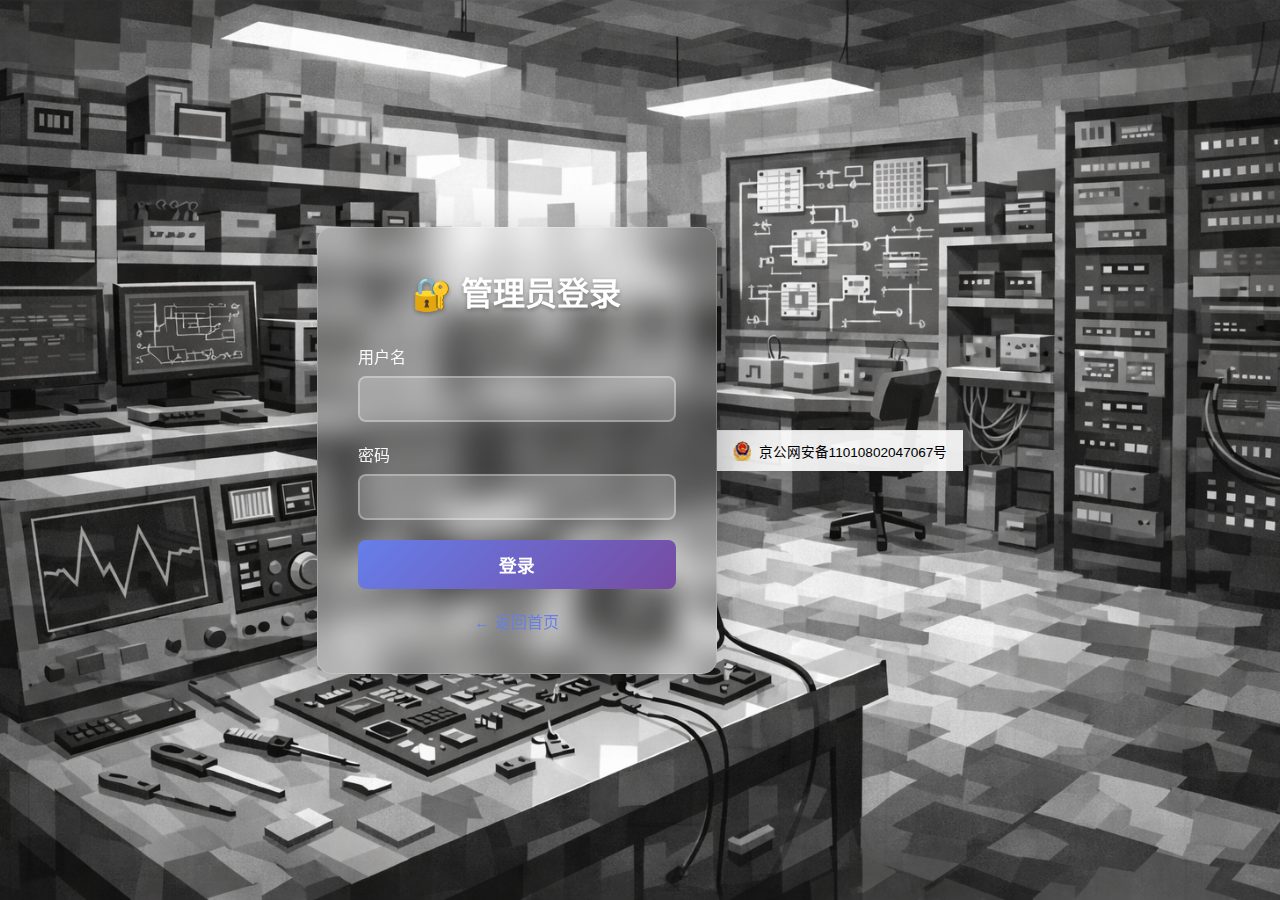
<file: static/admin_login.html>
<!DOCTYPE html>
<html lang="zh-CN">
<head>
    <meta charset="UTF-8">
    <meta name="viewport" content="width=device-width, initial-scale=1.0">
    <title>管理员登录</title>
    <style>
        * {
            margin: 0;
            padding: 0;
            box-sizing: border-box;
        }
        body {
            font-family: 'Segoe UI', sans-serif;
            background: url('/static/images/lab.png') no-repeat center center fixed;
            background-size: cover;
            min-height: 100vh;
            display: flex;
            justify-content: center;
            align-items: center;
        }

        .login-container {
            background: rgba(255, 255, 255, 0.15);
            backdrop-filter: blur(15px);
            -webkit-backdrop-filter: blur(15px);
            border: 1px solid rgba(255, 255, 255, 0.2);
            border-radius: 15px;
            padding: 40px;
            box-shadow: 0 20px 60px rgba(0, 0, 0, 0.3);
            width: 400px;
            max-width: 90%;
        }

        h1 {
            text-align: center;
            color: white;
            margin-bottom: 30px;
            font-size: 2em;
            text-shadow: 0 2px 4px rgba(0, 0, 0, 0.3);
        }

        .form-group {
            margin-bottom: 20px;
        }

        label {
            display: block;
            color: rgba(255, 255, 255, 0.95);
            margin-bottom: 8px;
            font-weight: 500;
        }

        input {
            width: 100%;
            padding: 12px;
            border: 2px solid rgba(255, 255, 255, 0.3);
            background: rgba(255, 255, 255, 0.2);
            color: white;
            border-radius: 8px;
            font-size: 1em;
            transition: all 0.3s;
        }

        input::placeholder {
            color: rgba(255, 255, 255, 0.6);
        }

        input:focus {
            outline: none;
            border-color: rgba(255, 255, 255, 0.6);
            background: rgba(255, 255, 255, 0.25);
        }

        .btn {
            width: 100%;
            padding: 12px;
            background: linear-gradient(135deg, #667eea 0%, #764ba2 100%);
            color: white;
            border: none;
            border-radius: 8px;
            font-size: 1.1em;
            font-weight: bold;
            cursor: pointer;
            transition: transform 0.3s;
        }

        .btn:hover {
            transform: translateY(-2px);
        }

        .error {
            color: #ff6b6b;
            background: rgba(255, 107, 107, 0.2);
            backdrop-filter: blur(10px);
            border: 1px solid rgba(255, 107, 107, 0.4);
            padding: 10px;
            border-radius: 5px;
            margin-bottom: 15px;
            display: none;
        }

        .back-link {
            text-align: center;
            margin-top: 20px;
        }

        .back-link a {
            color: #667eea;
            text-decoration: none;
        }

        .back-link a:hover {
            text-decoration: underline;
        }
    </style>
    <style>
        /* beian footer */
        .beian-footer{display:flex;align-items:center;justify-content:space-between;padding:10px 16px;background:rgba(255,255,255,0.9);border-top:1px solid rgba(0,0,0,0.06);font-size:0.85rem;color:var(--text-color)}
        body.dark-mode .beian-footer{background:rgba(10,10,12,0.6);border-color:rgba(255,255,255,0.08)}
        .beian-footer .left{display:flex;align-items:center;gap:8px}
        .beian-footer img{height:20px;display:inline-block}
        .beian-footer a{color:inherit;text-decoration:none}
    </style>
</head>
<body>
    <div class="login-container">
        <h1>🔐 管理员登录</h1>
        <div id="error" class="error"></div>
        <form id="loginForm">
            <div class="form-group">
                <label for="username">用户名</label>
                <input type="text" id="username" name="username" required>
            </div>
            <div class="form-group">
                <label for="password">密码</label>
                <input type="password" id="password" name="password" required>
            </div>
            <button type="submit" class="btn">登录</button>
        </form>
        <div class="back-link">
            <a href="/">← 返回首页</a>
        </div>
    </div>

    <script>
        const form = document.getElementById('loginForm');
        const errorDiv = document.getElementById('error');

        form.addEventListener('submit', async (e) => {
            e.preventDefault();
            
            const username = document.getElementById('username').value;
            const password = document.getElementById('password').value;
            
            try {
                const response = await fetch('/api/admin/login', {
                    method: 'POST',
                    headers: {
                        'Content-Type': 'application/json'
                    },
                    body: JSON.stringify({ username, password })
                });
                
                const data = await response.json();
                
                if (response.ok) {
                    // 登录成功，跳转到管理页面
                    window.location.href = '/admin_panel.html';
                } else {
                    // 显示错误
                    errorDiv.textContent = data.error || '登录失败';
                    errorDiv.style.display = 'block';
                }
            } catch (error) {
                errorDiv.textContent = '网络错误: ' + error.message;
                errorDiv.style.display = 'block';
            }
        });
    </script>
    </script>
    <footer class="beian-footer" style="justify-content:center;">
        <a href="https://beian.mps.gov.cn/#/query/webSearch?code=11010802047067" rel="noreferrer" target="_blank" style="display:inline-flex;align-items:center;gap:8px;color:inherit;text-decoration:none">
            <img src="/static/images/police.png" alt="police" style="height:20px;display:inline-block">
            <span>京公网安备11010802047067号</span>
        </a>
    </footer>
    </body>
</html>
</file>
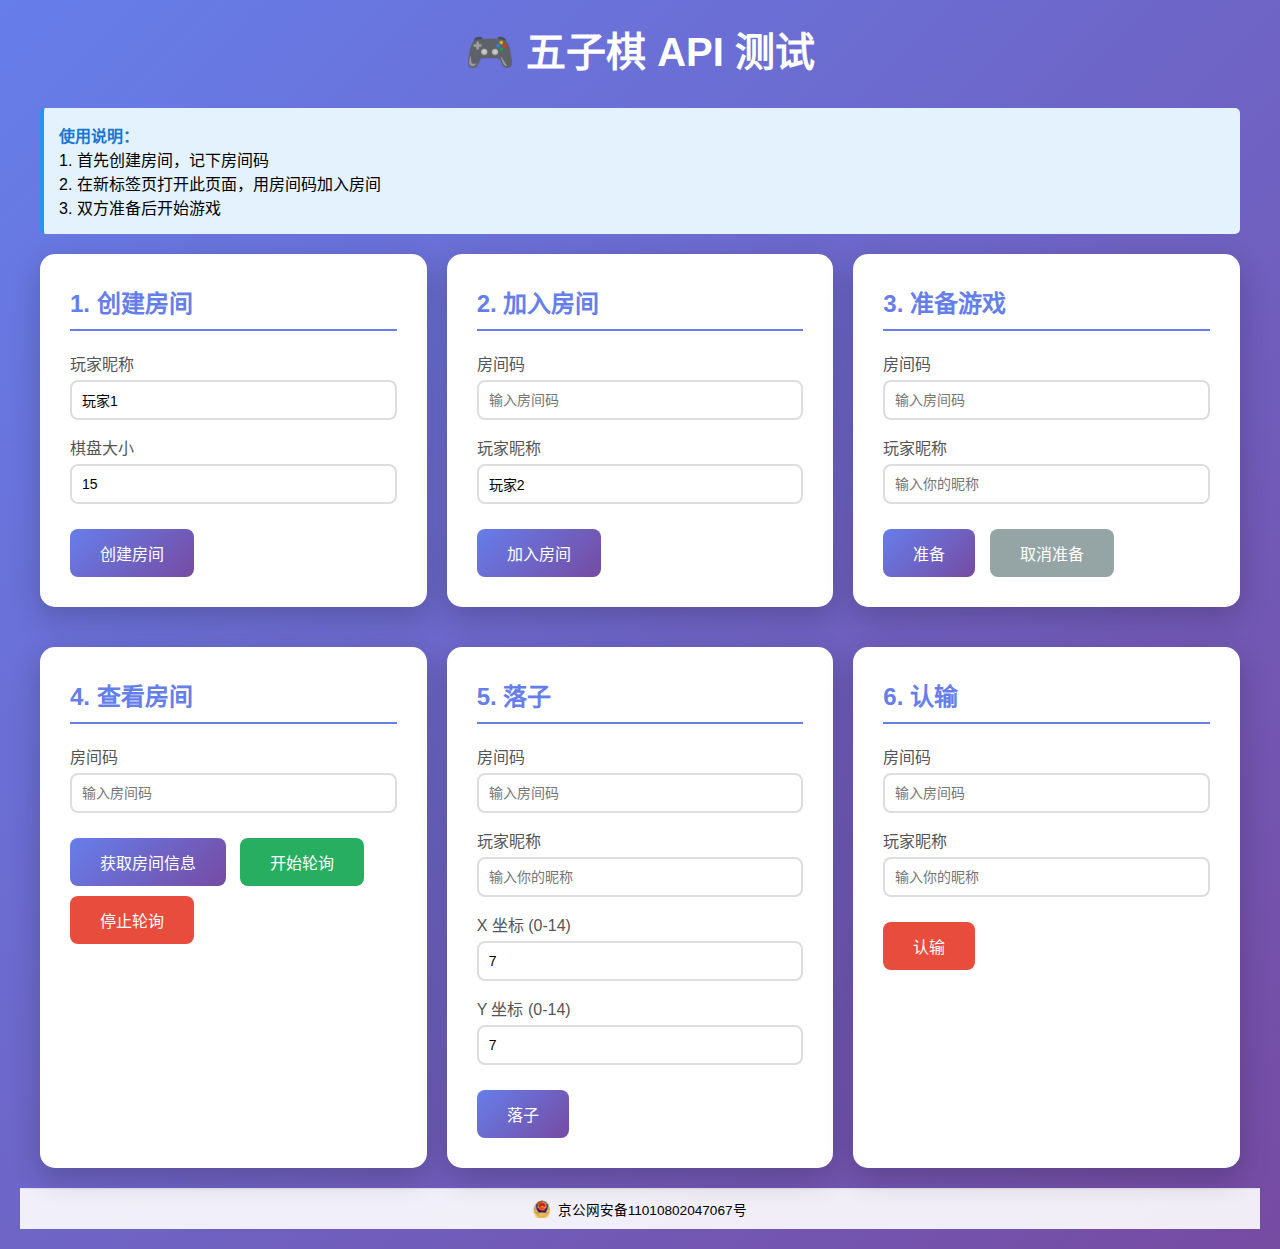
<file: static/gomoku_test.html>
<!DOCTYPE html>
<html lang="zh-CN">
<head>
    <meta charset="UTF-8">
    <meta name="viewport" content="width=device-width, initial-scale=1.0">
    <title>五子棋 - API 测试</title>
    <style>
        * {
            margin: 0;
            padding: 0;
            box-sizing: border-box;
        }

        body {
            font-family: -apple-system, BlinkMacSystemFont, 'Segoe UI', Arial, sans-serif;
            background: linear-gradient(135deg, #667eea 0%, #764ba2 100%);
            min-height: 100vh;
            padding: 20px;
        }

        .container {
            max-width: 1200px;
            margin: 0 auto;
        }

        h1 {
            color: white;
            text-align: center;
            margin-bottom: 30px;
            font-size: 2.5em;
        }

        .card {
            background: white;
            border-radius: 15px;
            padding: 30px;
            margin-bottom: 20px;
            box-shadow: 0 10px 30px rgba(0,0,0,0.2);
        }

        h2 {
            color: #667eea;
            margin-bottom: 20px;
            border-bottom: 2px solid #667eea;
            padding-bottom: 10px;
        }

        .form-group {
            margin-bottom: 15px;
        }

        label {
            display: block;
            margin-bottom: 5px;
            color: #555;
            font-weight: 500;
        }

        input[type="text"],
        input[type="number"] {
            width: 100%;
            padding: 10px;
            border: 2px solid #ddd;
            border-radius: 8px;
            font-size: 14px;
            transition: border-color 0.3s;
        }

        input[type="text"]:focus,
        input[type="number"]:focus {
            outline: none;
            border-color: #667eea;
        }

        button {
            background: linear-gradient(135deg, #667eea 0%, #764ba2 100%);
            color: white;
            border: none;
            padding: 12px 30px;
            border-radius: 8px;
            font-size: 16px;
            cursor: pointer;
            transition: transform 0.2s, box-shadow 0.2s;
            margin-right: 10px;
            margin-top: 10px;
        }

        button:hover {
            transform: translateY(-2px);
            box-shadow: 0 5px 15px rgba(102, 126, 234, 0.4);
        }

        button:active {
            transform: translateY(0);
        }

        .response {
            background: #f5f5f5;
            border-left: 4px solid #667eea;
            padding: 15px;
            margin-top: 15px;
            border-radius: 5px;
            font-family: 'Courier New', monospace;
            font-size: 13px;
            max-height: 400px;
            overflow-y: auto;
        }

        .response pre {
            white-space: pre-wrap;
            word-wrap: break-word;
        }

        .grid {
            display: grid;
            grid-template-columns: repeat(auto-fit, minmax(300px, 1fr));
            gap: 20px;
        }

        .success {
            color: #27ae60;
        }

        .error {
            color: #e74c3c;
        }

        .info {
            background: #e3f2fd;
            border-left: 4px solid #2196f3;
            padding: 15px;
            margin-bottom: 20px;
            border-radius: 5px;
        }

        .info strong {
            color: #1976d2;
        }
    </style>
</head>
<body>
    <div class="container">
        <h1>🎮 五子棋 API 测试</h1>

        <div class="info">
            <strong>使用说明：</strong> 
            <p>1. 首先创建房间，记下房间码</p>
            <p>2. 在新标签页打开此页面，用房间码加入房间</p>
            <p>3. 双方准备后开始游戏</p>
        </div>

        <div class="grid">
            <!-- 创建房间 -->
            <div class="card">
                <h2>1. 创建房间</h2>
                <div class="form-group">
                    <label>玩家昵称</label>
                    <input type="text" id="createName" value="玩家1" placeholder="输入你的昵称">
                </div>
                <div class="form-group">
                    <label>棋盘大小</label>
                    <input type="number" id="boardSize" value="15" min="15" max="19">
                </div>
                <button onclick="createRoom()">创建房间</button>
                <div id="createResponse" class="response" style="display:none;"></div>
            </div>

            <!-- 加入房间 -->
            <div class="card">
                <h2>2. 加入房间</h2>
                <div class="form-group">
                    <label>房间码</label>
                    <input type="text" id="joinRoomCode" placeholder="输入房间码" style="text-transform: uppercase;">
                </div>
                <div class="form-group">
                    <label>玩家昵称</label>
                    <input type="text" id="joinName" value="玩家2" placeholder="输入你的昵称">
                </div>
                <button onclick="joinRoom()">加入房间</button>
                <div id="joinResponse" class="response" style="display:none;"></div>
            </div>

            <!-- 准备 -->
            <div class="card">
                <h2>3. 准备游戏</h2>
                <div class="form-group">
                    <label>房间码</label>
                    <input type="text" id="readyRoomCode" placeholder="输入房间码" style="text-transform: uppercase;">
                </div>
                <div class="form-group">
                    <label>玩家昵称</label>
                    <input type="text" id="readyName" placeholder="输入你的昵称">
                </div>
                <button onclick="setReady(true)">准备</button>
                <button onclick="setReady(false)" style="background: #95a5a6;">取消准备</button>
                <div id="readyResponse" class="response" style="display:none;"></div>
            </div>

            <!-- 获取房间信息 -->
            <div class="card">
                <h2>4. 查看房间</h2>
                <div class="form-group">
                    <label>房间码</label>
                    <input type="text" id="getRoomCode" placeholder="输入房间码" style="text-transform: uppercase;">
                </div>
                <button onclick="getRoomInfo()">获取房间信息</button>
                <button onclick="startPolling()" style="background: #27ae60;">开始轮询</button>
                <button onclick="stopPolling()" style="background: #e74c3c;">停止轮询</button>
                <div id="getRoomResponse" class="response" style="display:none;"></div>
            </div>

            <!-- 落子 -->
            <div class="card">
                <h2>5. 落子</h2>
                <div class="form-group">
                    <label>房间码</label>
                    <input type="text" id="moveRoomCode" placeholder="输入房间码" style="text-transform: uppercase;">
                </div>
                <div class="form-group">
                    <label>玩家昵称</label>
                    <input type="text" id="moveName" placeholder="输入你的昵称">
                </div>
                <div class="form-group">
                    <label>X 坐标 (0-14)</label>
                    <input type="number" id="moveX" min="0" max="14" value="7">
                </div>
                <div class="form-group">
                    <label>Y 坐标 (0-14)</label>
                    <input type="number" id="moveY" min="0" max="14" value="7">
                </div>
                <button onclick="makeMove()">落子</button>
                <div id="moveResponse" class="response" style="display:none;"></div>
            </div>

            <!-- 认输 -->
            <div class="card">
                <h2>6. 认输</h2>
                <div class="form-group">
                    <label>房间码</label>
                    <input type="text" id="surrenderRoomCode" placeholder="输入房间码" style="text-transform: uppercase;">
                </div>
                <div class="form-group">
                    <label>玩家昵称</label>
                    <input type="text" id="surrenderName" placeholder="输入你的昵称">
                </div>
                <button onclick="surrender()" style="background: #e74c3c;">认输</button>
                <div id="surrenderResponse" class="response" style="display:none;"></div>
            </div>
        </div>
    </div>

    <script>
        let pollingInterval = null;

        function showResponse(elementId, data, isError = false) {
            const el = document.getElementById(elementId);
            el.style.display = 'block';
            el.className = 'response ' + (isError ? 'error' : 'success');
            el.innerHTML = '<pre>' + JSON.stringify(data, null, 2) + '</pre>';
        }

        async function createRoom() {
            try {
                const response = await fetch('/api/gomoku/rooms', {
                    method: 'POST',
                    headers: { 'Content-Type': 'application/json' },
                    body: JSON.stringify({
                        creator_name: document.getElementById('createName').value,
                        board_size: parseInt(document.getElementById('boardSize').value)
                    })
                });
                const data = await response.json();
                showResponse('createResponse', data, !response.ok);
                
                if (response.ok) {
                    // 自动填充房间码
                    document.getElementById('readyRoomCode').value = data.room_code;
                    document.getElementById('getRoomCode').value = data.room_code;
                    document.getElementById('moveRoomCode').value = data.room_code;
                    document.getElementById('readyName').value = data.creator_name;
                    document.getElementById('moveName').value = data.creator_name;
                }
            } catch (error) {
                showResponse('createResponse', { error: error.message }, true);
            }
        }

        async function joinRoom() {
            try {
                const roomCode = document.getElementById('joinRoomCode').value.toUpperCase();
                const response = await fetch(`/api/gomoku/rooms/${roomCode}/join`, {
                    method: 'POST',
                    headers: { 'Content-Type': 'application/json' },
                    body: JSON.stringify({
                        player_name: document.getElementById('joinName').value
                    })
                });
                const data = await response.json();
                showResponse('joinResponse', data, !response.ok);
                
                if (response.ok) {
                    // 自动填充房间码
                    document.getElementById('readyRoomCode').value = roomCode;
                    document.getElementById('getRoomCode').value = roomCode;
                    document.getElementById('moveRoomCode').value = roomCode;
                    document.getElementById('readyName').value = data.player_name;
                    document.getElementById('moveName').value = data.player_name;
                }
            } catch (error) {
                showResponse('joinResponse', { error: error.message }, true);
            }
        }

        async function setReady(ready) {
            try {
                const roomCode = document.getElementById('readyRoomCode').value.toUpperCase();
                const response = await fetch(`/api/gomoku/rooms/${roomCode}/ready`, {
                    method: 'POST',
                    headers: { 'Content-Type': 'application/json' },
                    body: JSON.stringify({
                        player_name: document.getElementById('readyName').value,
                        is_ready: ready
                    })
                });
                const data = await response.json();
                showResponse('readyResponse', data, !response.ok);
            } catch (error) {
                showResponse('readyResponse', { error: error.message }, true);
            }
        }

        async function getRoomInfo() {
            try {
                const roomCode = document.getElementById('getRoomCode').value.toUpperCase();
                const response = await fetch(`/api/gomoku/rooms/${roomCode}`);
                const data = await response.json();
                showResponse('getRoomResponse', data, !response.ok);
            } catch (error) {
                showResponse('getRoomResponse', { error: error.message }, true);
            }
        }

        async function makeMove() {
            try {
                const roomCode = document.getElementById('moveRoomCode').value.toUpperCase();
                const response = await fetch(`/api/gomoku/rooms/${roomCode}/move`, {
                    method: 'POST',
                    headers: { 'Content-Type': 'application/json' },
                    body: JSON.stringify({
                        player_name: document.getElementById('moveName').value,
                        x: parseInt(document.getElementById('moveX').value),
                        y: parseInt(document.getElementById('moveY').value)
                    })
                });
                const data = await response.json();
                showResponse('moveResponse', data, !response.ok);
            } catch (error) {
                showResponse('moveResponse', { error: error.message }, true);
            }
        }

        async function surrender() {
            try {
                const roomCode = document.getElementById('surrenderRoomCode').value.toUpperCase();
                const response = await fetch(`/api/gomoku/rooms/${roomCode}/surrender`, {
                    method: 'POST',
                    headers: { 'Content-Type': 'application/json' },
                    body: JSON.stringify({
                        player_name: document.getElementById('surrenderName').value
                    })
                });
                const data = await response.json();
                showResponse('surrenderResponse', data, !response.ok);
            } catch (error) {
                showResponse('surrenderResponse', { error: error.message }, true);
            }
        }

        function startPolling() {
            if (pollingInterval) return;
            getRoomInfo();
            pollingInterval = setInterval(getRoomInfo, 2000);
        }

        function stopPolling() {
            if (pollingInterval) {
                clearInterval(pollingInterval);
                pollingInterval = null;
            }
        }

        // 页面卸载时停止轮询
        window.addEventListener('beforeunload', stopPolling);
    </script>
    <footer style="display:flex;justify-content:center;padding:10px 16px;background:rgba(255,255,255,0.9);border-top:1px solid rgba(0,0,0,0.06);font-size:0.85rem;">
        <a href="https://beian.mps.gov.cn/#/query/webSearch?code=11010802047067" rel="noreferrer" target="_blank" style="display:inline-flex;align-items:center;gap:8px;color:inherit;text-decoration:none">
            <img src="/static/images/police.png" alt="police" style="height:18px;display:inline-block">
            <span>京公网安备11010802047067号</span>
        </a>
    </footer>
</body>
</html>
</file>
